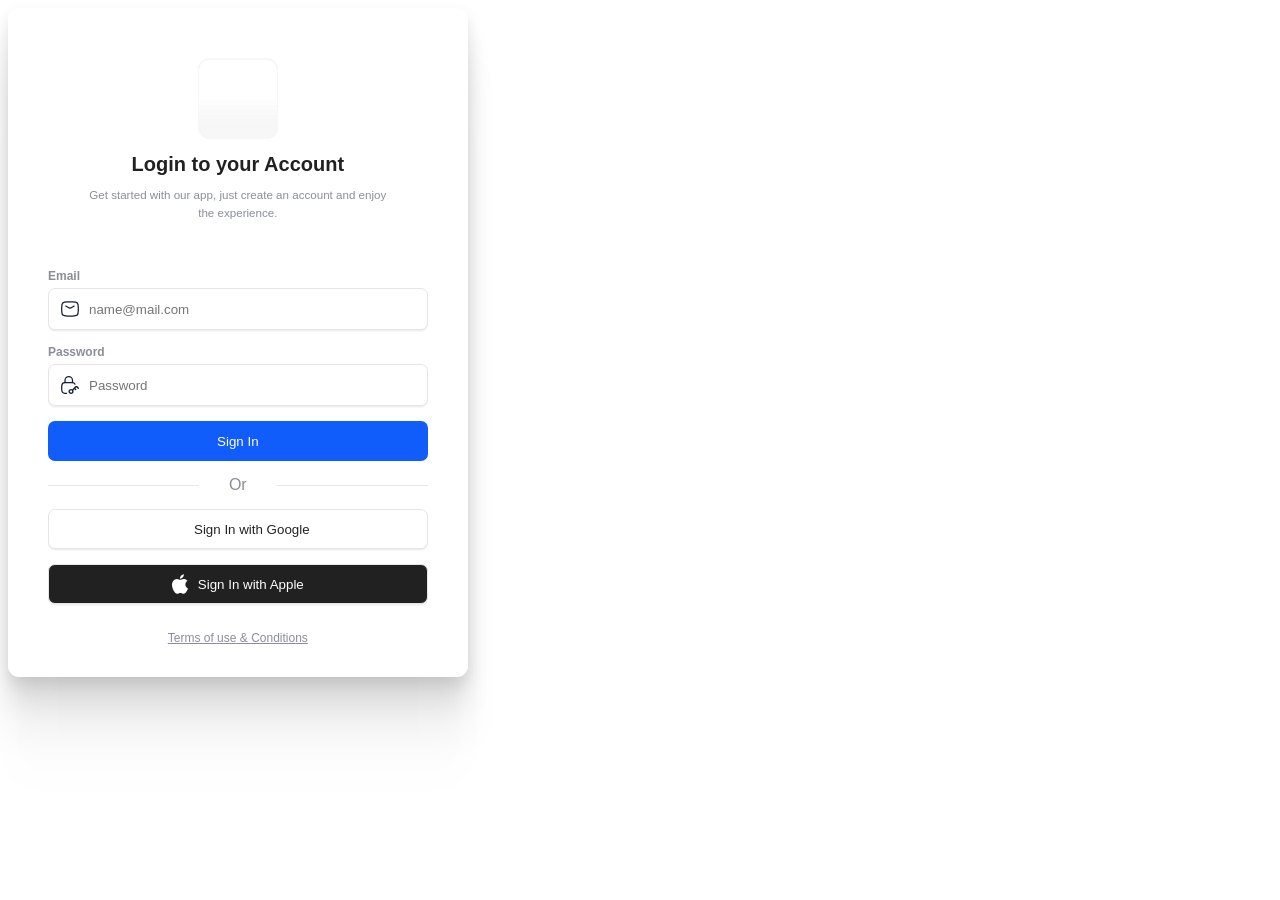
<file: testes.html>
<!DOCTYPE html>
<html lang="en">
<head>
    <meta charset="UTF-8">
    <meta name="viewport" content="width=device-width, initial-scale=1.0">
    <title>Document</title>
    <style>
        .form_container {
  width: fit-content;
  height: fit-content;
  display: flex;
  flex-direction: column;
  align-items: center;
  justify-content: center;
  gap: 15px;
  padding: 50px 40px 20px 40px;
  background-color: #ffffff;
  box-shadow: 0px 106px 42px rgba(0, 0, 0, 0.01),
    0px 59px 36px rgba(0, 0, 0, 0.05), 0px 26px 26px rgba(0, 0, 0, 0.09),
    0px 7px 15px rgba(0, 0, 0, 0.1), 0px 0px 0px rgba(0, 0, 0, 0.1);
  border-radius: 11px;
  font-family: "Inter", sans-serif;
}

.logo_container {
  box-sizing: border-box;
  width: 80px;
  height: 80px;
  background: linear-gradient(180deg, rgba(248, 248, 248, 0) 50%, #F8F8F888 100%);
  border: 1px solid #F7F7F8;
  filter: drop-shadow(0px 0.5px 0.5px #EFEFEF) drop-shadow(0px 1px 0.5px rgba(239, 239, 239, 0.5));
  border-radius: 11px;
}

.title_container {
  display: flex;
  flex-direction: column;
  align-items: center;
  justify-content: center;
  gap: 10px;
}

.title {
  margin: 0;
  font-size: 1.25rem;
  font-weight: 700;
  color: #212121;
}

.subtitle {
  font-size: 0.725rem;
  max-width: 80%;
  text-align: center;
  line-height: 1.1rem;
  color: #8B8E98
}

.input_container {
  width: 100%;
  height: fit-content;
  position: relative;
  display: flex;
  flex-direction: column;
  gap: 5px;
}

.icon {
  width: 20px;
  position: absolute;
  z-index: 99;
  left: 12px;
  bottom: 9px;
}

.input_label {
  font-size: 0.75rem;
  color: #8B8E98;
  font-weight: 600;
}

.input_field {
  width: auto;
  height: 40px;
  padding: 0 0 0 40px;
  border-radius: 7px;
  outline: none;
  border: 1px solid #e5e5e5;
  filter: drop-shadow(0px 1px 0px #efefef)
    drop-shadow(0px 1px 0.5px rgba(239, 239, 239, 0.5));
  transition: all 0.3s cubic-bezier(0.15, 0.83, 0.66, 1);
}

.input_field:focus {
  border: 1px solid transparent;
  box-shadow: 0px 0px 0px 2px #242424;
  background-color: transparent;
}

.sign-in_btn {
  width: 100%;
  height: 40px;
  border: 0;
  background: #115DFC;
  border-radius: 7px;
  outline: none;
  color: #ffffff;
  cursor: pointer;
}

.sign-in_ggl {
  width: 100%;
  height: 40px;
  display: flex;
  align-items: center;
  justify-content: center;
  gap: 10px;
  background: #ffffff;
  border-radius: 7px;
  outline: none;
  color: #242424;
  border: 1px solid #e5e5e5;
  filter: drop-shadow(0px 1px 0px #efefef)
    drop-shadow(0px 1px 0.5px rgba(239, 239, 239, 0.5));
  cursor: pointer;
}

.sign-in_apl {
  width: 100%;
  height: 40px;
  display: flex;
  align-items: center;
  justify-content: center;
  gap: 10px;
  background: #212121;
  border-radius: 7px;
  outline: none;
  color: #ffffff;
  border: 1px solid #e5e5e5;
  filter: drop-shadow(0px 1px 0px #efefef)
    drop-shadow(0px 1px 0.5px rgba(239, 239, 239, 0.5));
  cursor: pointer;
}

.separator {
  width: 100%;
  display: flex;
  align-items: center;
  justify-content: center;
  gap: 30px;
  color: #8B8E98;
}

.separator .line {
  display: block;
  width: 100%;
  height: 1px;
  border: 0;
  background-color: #e8e8e8;
}

.note {
  font-size: 0.75rem;
  color: #8B8E98;
  text-decoration: underline;
}
    </style>
</head>
<body>
    <form class="form_container">
  <div class="logo_container"></div>
  <div class="title_container">
    <p class="title">Login to your Account</p>
    <span class="subtitle">Get started with our app, just create an account and enjoy the experience.</span>
  </div>
  <br>
  <div class="input_container">
    <label class="input_label" for="email_field">Email</label>
    <svg fill="none" viewBox="0 0 24 24" height="24" width="24" xmlns="http://www.w3.org/2000/svg" class="icon">
      <path stroke-linejoin="round" stroke-linecap="round" stroke-width="1.5" stroke="#141B34" d="M7 8.5L9.94202 10.2394C11.6572 11.2535 12.3428 11.2535 14.058 10.2394L17 8.5"></path>
      <path stroke-linejoin="round" stroke-width="1.5" stroke="#141B34" d="M2.01577 13.4756C2.08114 16.5412 2.11383 18.0739 3.24496 19.2094C4.37608 20.3448 5.95033 20.3843 9.09883 20.4634C11.0393 20.5122 12.9607 20.5122 14.9012 20.4634C18.0497 20.3843 19.6239 20.3448 20.7551 19.2094C21.8862 18.0739 21.9189 16.5412 21.9842 13.4756C22.0053 12.4899 22.0053 11.5101 21.9842 10.5244C21.9189 7.45886 21.8862 5.92609 20.7551 4.79066C19.6239 3.65523 18.0497 3.61568 14.9012 3.53657C12.9607 3.48781 11.0393 3.48781 9.09882 3.53656C5.95033 3.61566 4.37608 3.65521 3.24495 4.79065C2.11382 5.92608 2.08114 7.45885 2.01576 10.5244C1.99474 11.5101 1.99475 12.4899 2.01577 13.4756Z"></path>
    </svg>
    <input placeholder="name@mail.com" title="Inpit title" name="input-name" type="text" class="input_field" id="email_field">
  </div>
  <div class="input_container">
    <label class="input_label" for="password_field">Password</label>
    <svg fill="none" viewBox="0 0 24 24" height="24" width="24" xmlns="http://www.w3.org/2000/svg" class="icon">
      <path stroke-linecap="round" stroke-width="1.5" stroke="#141B34" d="M18 11.0041C17.4166 9.91704 16.273 9.15775 14.9519 9.0993C13.477 9.03404 11.9788 9 10.329 9C8.67911 9 7.18091 9.03404 5.70604 9.0993C3.95328 9.17685 2.51295 10.4881 2.27882 12.1618C2.12602 13.2541 2 14.3734 2 15.5134C2 16.6534 2.12602 17.7727 2.27882 18.865C2.51295 20.5387 3.95328 21.8499 5.70604 21.9275C6.42013 21.9591 7.26041 21.9834 8 22"></path>
      <path stroke-linejoin="round" stroke-linecap="round" stroke-width="1.5" stroke="#141B34" d="M6 9V6.5C6 4.01472 8.01472 2 10.5 2C12.9853 2 15 4.01472 15 6.5V9"></path>
      <path fill="#141B34" d="M21.2046 15.1045L20.6242 15.6956V15.6956L21.2046 15.1045ZM21.4196 16.4767C21.7461 16.7972 22.2706 16.7924 22.5911 16.466C22.9116 16.1395 22.9068 15.615 22.5804 15.2945L21.4196 16.4767ZM18.0228 15.1045L17.4424 14.5134V14.5134L18.0228 15.1045ZM18.2379 18.0387C18.5643 18.3593 19.0888 18.3545 19.4094 18.028C19.7299 17.7016 19.7251 17.1771 19.3987 16.8565L18.2379 18.0387ZM14.2603 20.7619C13.7039 21.3082 12.7957 21.3082 12.2394 20.7619L11.0786 21.9441C12.2794 23.1232 14.2202 23.1232 15.4211 21.9441L14.2603 20.7619ZM12.2394 20.7619C11.6914 20.2239 11.6914 19.358 12.2394 18.82L11.0786 17.6378C9.86927 18.8252 9.86927 20.7567 11.0786 21.9441L12.2394 20.7619ZM12.2394 18.82C12.7957 18.2737 13.7039 18.2737 14.2603 18.82L15.4211 17.6378C14.2202 16.4587 12.2794 16.4587 11.0786 17.6378L12.2394 18.82ZM14.2603 18.82C14.8082 19.358 14.8082 20.2239 14.2603 20.7619L15.4211 21.9441C16.6304 20.7567 16.6304 18.8252 15.4211 17.6378L14.2603 18.82ZM20.6242 15.6956L21.4196 16.4767L22.5804 15.2945L21.785 14.5134L20.6242 15.6956ZM15.4211 18.82L17.8078 16.4767L16.647 15.2944L14.2603 17.6377L15.4211 18.82ZM17.8078 16.4767L18.6032 15.6956L17.4424 14.5134L16.647 15.2945L17.8078 16.4767ZM16.647 16.4767L18.2379 18.0387L19.3987 16.8565L17.8078 15.2945L16.647 16.4767ZM21.785 14.5134C21.4266 14.1616 21.0998 13.8383 20.7993 13.6131C20.4791 13.3732 20.096 13.1716 19.6137 13.1716V14.8284C19.6145 14.8284 19.619 14.8273 19.6395 14.8357C19.6663 14.8466 19.7183 14.8735 19.806 14.9391C19.9969 15.0822 20.2326 15.3112 20.6242 15.6956L21.785 14.5134ZM18.6032 15.6956C18.9948 15.3112 19.2305 15.0822 19.4215 14.9391C19.5091 14.8735 19.5611 14.8466 19.5879 14.8357C19.6084 14.8273 19.6129 14.8284 19.6137 14.8284V13.1716C19.1314 13.1716 18.7483 13.3732 18.4281 13.6131C18.1276 13.8383 17.8008 14.1616 17.4424 14.5134L18.6032 15.6956Z"></path>
    </svg>
    <input placeholder="Password" title="Inpit title" name="input-name" type="password" class="input_field" id="password_field">
  </div>
  <button title="Sign In" type="submit" class="sign-in_btn">
    <span>Sign In</span>
  </button>

  <div class="separator">
    <hr class="line">
    <span>Or</span>
    <hr class="line">
  </div>
  <button title="Sign In" type="submit" class="sign-in_ggl">
    <svg height="18" width="18" viewBox="0 0 32 32" xmlns:xlink="http://www.w3.org/1999/xlink" xmlns="http://www.w3.org/2000/svg">
      <defs>
        <path d="M44.5 20H24v8.5h11.8C34.7 33.9 30.1 37 24 37c-7.2 0-13-5.8-13-13s5.8-13 13-13c3.1 0 5.9 1.1 8.1 2.9l6.4-6.4C34.6 4.1 29.6 2 24 2 11.8 2 2 11.8 2 24s9.8 22 22 22c11 0 21-8 21-22 0-1.3-.2-2.7-.5-4z" id="A"></path>
      </defs>
      <clipPath id="B">
        
      </clipPath>
      <g transform="matrix(.727273 0 0 .727273 -.954545 -1.45455)">
        <path fill="#fbbc05" clip-path="url(#B)" d="M0 37V11l17 13z"></path>
        <path fill="#ea4335" clip-path="url(#B)" d="M0 11l17 13 7-6.1L48 14V0H0z"></path>
        <path fill="#34a853" clip-path="url(#B)" d="M0 37l30-23 7.9 1L48 0v48H0z"></path>
        <path fill="#4285f4" clip-path="url(#B)" d="M48 48L17 24l-4-3 35-10z"></path>
      </g>
    </svg>
    <span>Sign In with Google</span>
  </button>
  <button title="Sign In" type="submit" class="sign-in_apl">
    <svg preserveAspectRatio="xMidYMid" version="1.1" viewBox="0 0 256 315" height="20px" width="16px" xmlns:xlink="http://www.w3.org/1999/xlink" xmlns="http://www.w3.org/2000/svg">
      <g>
        <path fill="#ffffff" d="M213.803394,167.030943 C214.2452,214.609646 255.542482,230.442639 256,230.644727 C255.650812,231.761357 249.401383,253.208293 234.24263,275.361446 C221.138555,294.513969 207.538253,313.596333 186.113759,313.991545 C165.062051,314.379442 158.292752,301.507828 134.22469,301.507828 C110.163898,301.507828 102.642899,313.596301 82.7151126,314.379442 C62.0350407,315.16201 46.2873831,293.668525 33.0744079,274.586162 C6.07529317,235.552544 -14.5576169,164.286328 13.147166,116.18047 C26.9103111,92.2909053 51.5060917,77.1630356 78.2026125,76.7751096 C98.5099145,76.3877456 117.677594,90.4371851 130.091705,90.4371851 C142.497945,90.4371851 165.790755,73.5415029 190.277627,76.0228474 C200.528668,76.4495055 229.303509,80.1636878 247.780625,107.209389 C246.291825,108.132333 213.44635,127.253405 213.803394,167.030988 M174.239142,50.1987033 C185.218331,36.9088319 192.607958,18.4081019 190.591988,0 C174.766312,0.636050225 155.629514,10.5457909 144.278109,23.8283506 C134.10507,35.5906758 125.195775,54.4170275 127.599657,72.4607932 C145.239231,73.8255433 163.259413,63.4970262 174.239142,50.1987249"></path>
      </g>
    </svg>
    <span>Sign In with Apple</span>
  </button>
  <p class="note">Terms of use &amp; Conditions</p>
</form>
</body>
</html>
</file>
